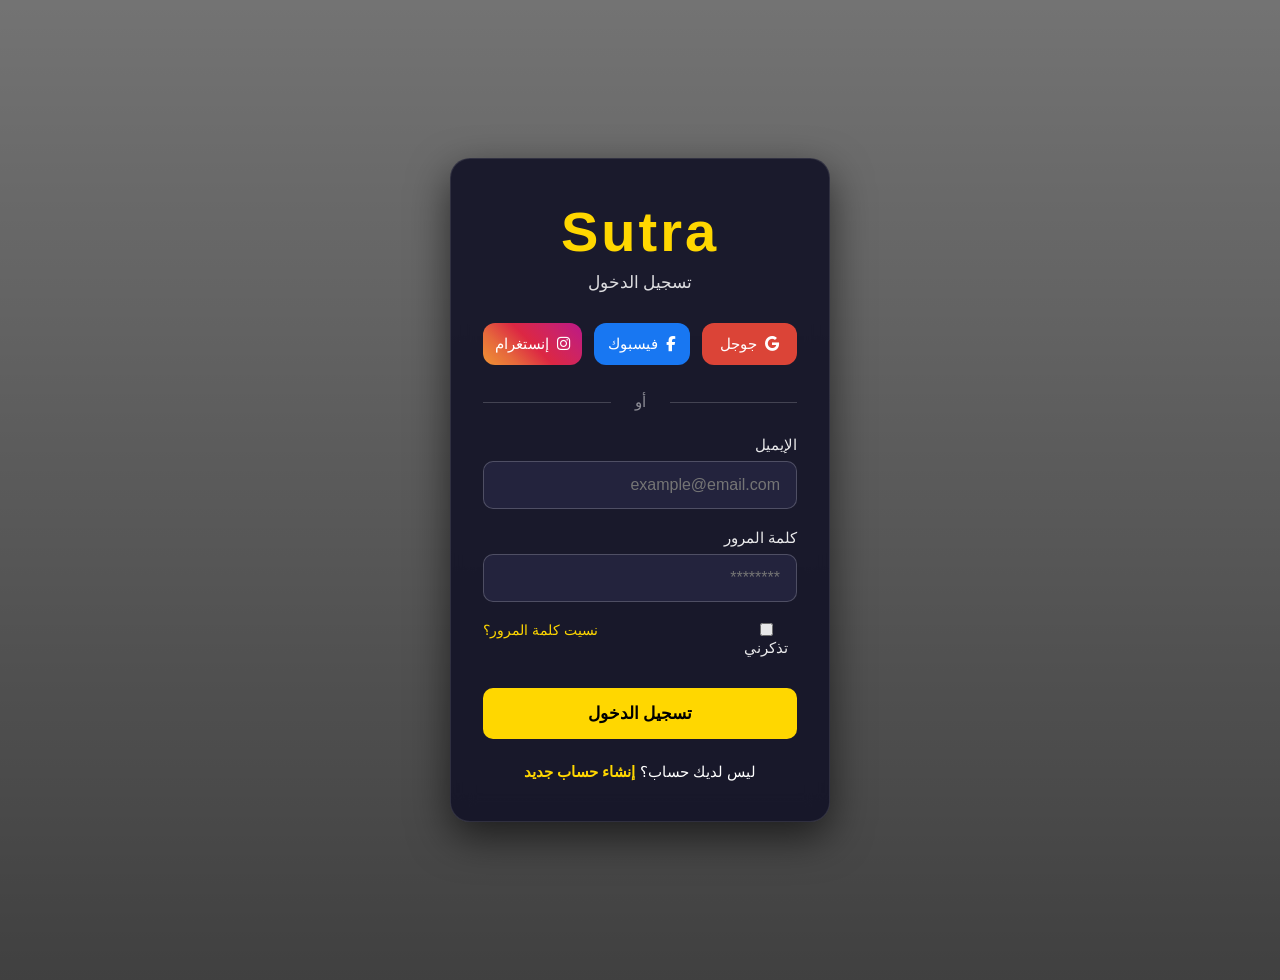
<file: index.html>
<!DOCTYPE html>
<html lang="ar" dir="rtl">
<head>
  <meta charset="UTF-8" />
  <meta name="viewport" content="width=device-width, initial-scale=1.0"/>
  <title>Sutra - تسجيل الدخول</title>
  <link rel="stylesheet" href="https://cdnjs.cloudflare.com/ajax/libs/font-awesome/6.5.0/css/all.min.css"/>
  <link rel="stylesheet" href="style.css"/>
</head>
<body class="dark-mode">

  <div class="container small">
    <div class="auth-box">
      <h1 class="logo">Sutra</h1>
      <p class="subtitle">تسجيل الدخول</p>

      <div class="social-buttons">
        <button class="social-btn google"><i class="fab fa-google"></i> جوجل</button>
        <button class="social-btn facebook"><i class="fab fa-facebook-f"></i> فيسبوك</button>
        <button class="social-btn instagram"><i class="fab fa-instagram"></i> إنستغرام</button>
      </div>

      <div class="divider"><span>أو</span></div>

      <form id="login-form">
        <div class="input-group">
          <label for="login-email">الإيميل</label>
          <input type="email" id="login-email" placeholder="example@email.com" required/>
        </div>
        <div class="input-group">
          <label for="login-password">كلمة المرور</label>
          <input type="password" id="login-password" placeholder="********" required/>
        </div>
        <div class="options">
          <label><input type="checkbox"/> تذكرني</label>
          <a href="#" class="forgot">نسيت كلمة المرور؟</a>
        </div>
        <button type="submit" class="main-btn">تسجيل الدخول</button>
      </form>

      <p class="switch-auth">
        ليس لديك حساب؟ <a href="signup.html">إنشاء حساب جديد</a>
      </p>
    </div>
  </div>

  <script src="script.js"></script>
</body>
</html>
</file>
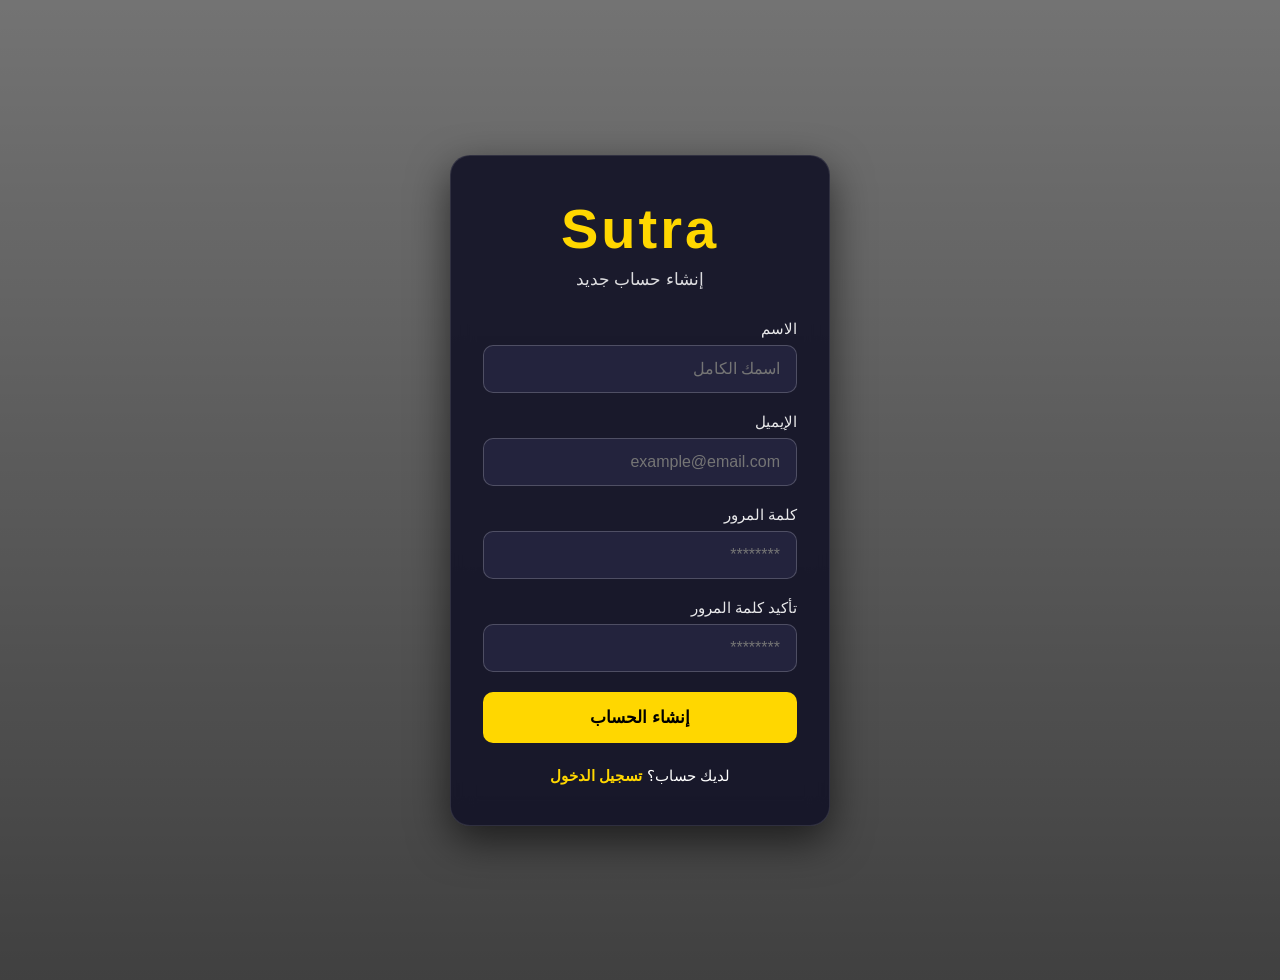
<file: signup.html>
<!DOCTYPE html>
<html lang="ar" dir="rtl">
<head>
  <meta charset="UTF-8" />
  <meta name="viewport" content="width=device-width, initial-scale=1.0"/>
  <title>Sutra - إنشاء حساب</title>
  <link rel="stylesheet" href="https://cdnjs.cloudflare.com/ajax/libs/font-awesome/6.5.0/css/all.min.css"/>
  <link rel="stylesheet" href="style.css"/>
</head>
<body class="dark-mode">

  <div class="container small">
    <div class="auth-box">
      <h1 class="logo">Sutra</h1>
      <p class="subtitle">إنشاء حساب جديد</p>

      <form id="signup-form">
        <div class="input-group">
          <label for="signup-name">الاسم</label>
          <input type="text" id="signup-name" placeholder="اسمك الكامل" required/>
        </div>
        <div class="input-group">
          <label for="signup-email">الإيميل</label>
          <input type="email" id="signup-email" placeholder="example@email.com" required/>
        </div>
        <div class="input-group">
          <label for="signup-password">كلمة المرور</label>
          <input type="password" id="signup-password" placeholder="********" required minlength="6"/>
        </div>
        <div class="input-group">
          <label for="signup-confirm">تأكيد كلمة المرور</label>
          <input type="password" id="signup-confirm" placeholder="********" required/>
        </div>
        <button type="submit" class="main-btn">إنشاء الحساب</button>
      </form>

      <p class="switch-auth">
        لديك حساب؟ <a href="login.html">تسجيل الدخول</a>
      </p>
    </div>
  </div>

  <script src="script.js"></script>
</body>
</html>
</file>
<file: style.css>
* {
  margin: 0;
  padding: 0;
  box-sizing: border-box;
}

body {
  font-family: 'Segoe UI', Tahoma, Geneva, Verdana, sans-serif;
  min-height: 100vh;
  color: #ffffff;
  direction: rtl;

  /* الخلفية اللي بعتها – مانيكانز فساتين وبدل على خلفية داكنة درامية */
  background: linear-gradient(rgba(0, 0, 0, 0.55), rgba(0, 0, 0, 0.75)),
              url('https://thumbs.dreamstime.com/z/mannequins-displaying-elegant-evening-dresses-dark-background-1456.jpg') center center / cover no-repeat fixed !important;

  background-attachment: fixed;
  background-size: cover;
  background-position: center;
  background-repeat: no-repeat;
}

/* باقي الستايل عشان النصوص والعناصر تبقى واضحة */
.container {
  position: relative;
  min-height: 100vh;
  display: flex;
  align-items: center;
  justify-content: center;
  padding: 20px;
  z-index: 1;
}

.container.small {
  max-width: 420px;
  margin: 40px auto;
  padding: 20px;
}

.auth-box,
.profile-box {
  background: rgba(20, 20, 40, 0.92);
  backdrop-filter: blur(12px);
  border-radius: 20px;
  padding: 40px 32px;
  width: 100%;
  max-width: 420px;
  border: 1px solid rgba(255, 255, 255, 0.1);
  box-shadow: 0 15px 40px rgba(0, 0, 0, 0.6);
  text-align: center;
}

.logo {
  font-size: 3.5rem;
  font-weight: 900;
  color: #ffd700;
  margin-bottom: 8px;
  letter-spacing: 3px;
}

.subtitle {
  font-size: 1.05rem;
  opacity: 0.85;
  margin-bottom: 30px;
}

.theme-btn {
  position: fixed;
  top: 20px;
  left: 20px;
  background: rgba(255, 255, 255, 0.15);
  border: none;
  color: white;
  font-size: 1.4rem;
  width: 48px;
  height: 48px;
  border-radius: 50%;
  cursor: pointer;
  z-index: 100;
  transition: all 0.3s;
}

.theme-btn:hover {
  background: rgba(255, 255, 255, 0.3);
  transform: scale(1.1);
}

.social-buttons {
  display: grid;
  grid-template-columns: 1fr 1fr 1fr;
  gap: 12px;
  margin-bottom: 28px;
}

.social-btn {
  padding: 12px;
  border: none;
  border-radius: 12px;
  font-size: 0.95rem;
  cursor: pointer;
  display: flex;
  align-items: center;
  justify-content: center;
  gap: 8px;
  transition: all 0.3s;
  color: white;
}

.google  { background: #DB4437; }
.facebook { background: #1877F2; }
.instagram { background: linear-gradient(45deg, #f09433, #e6683c, #dc2743, #cc2366, #bc1888); }

.social-btn:hover {
  transform: translateY(-3px);
  box-shadow: 0 8px 20px rgba(0, 0, 0, 0.4);
}

.divider {
  display: flex;
  align-items: center;
  margin: 25px 0;
  color: rgba(255, 255, 255, 0.5);
}

.divider span {
  padding: 0 24px;
  font-size: 0.95rem;
}

.divider::before,
.divider::after {
  content: '';
  flex: 1;
  height: 1px;
  background: rgba(255, 255, 255, 0.18);
}

.input-group {
  margin-bottom: 20px;
  text-align: right;
}

label {
  display: block;
  margin-bottom: 7px;
  font-size: 0.95rem;
  opacity: 0.9;
}

input {
  width: 100%;
  padding: 14px 16px;
  border: 1px solid rgba(255, 255, 255, 0.2);
  border-radius: 10px;
  background: rgba(40, 40, 70, 0.7);
  color: white;
  font-size: 1rem;
  transition: all 0.3s;
}

input:focus {
  outline: none;
  border-color: #ffd700;
  box-shadow: 0 0 0 3px rgba(255, 215, 0, 0.2);
}

.options {
  display: flex;
  justify-content: space-between;
  margin: 12px 0 24px;
  font-size: 0.9rem;
}

.options a {
  color: #ffd700;
  text-decoration: none;
}

.options a:hover {
  text-decoration: underline;
}

.main-btn {
  width: 100%;
  padding: 15px;
  background: #ffd700;
  color: #000;
  border: none;
  border-radius: 10px;
  font-size: 1.05rem;
  font-weight: bold;
  cursor: pointer;
  transition: all 0.3s;
}

.main-btn:hover {
  background: #ffea00;
  transform: translateY(-2px);
}

.suggest-btn {
  background: #ffd700;
  color: #000;
}

.switch-auth {
  margin-top: 24px;
  font-size: 0.95rem;
}

.switch-auth a {
  color: #ffd700;
  text-decoration: none;
  font-weight: bold;
}

.switch-auth a:hover {
  text-decoration: underline;
}

.hidden {
  display: none !important;
}

.result {
  margin: 30px 0;
  padding: 20px;
  background: rgba(255, 215, 0, 0.08);
  border-radius: 12px;
  border: 1px solid rgba(255, 215, 0, 0.3);
  font-size: 1.35rem;
  font-weight: bold;
}

.logout {
  margin-top: 30px;
  background: rgba(255, 0, 0, 0.15);
  color: white;
  border: 1px solid rgba(255, 0, 0, 0.4);
}

.logout:hover {
  background: rgba(255, 0, 0, 0.3);
}

@media (max-width: 480px) {
  .social-buttons {
    grid-template-columns: 1fr;
  }
  .auth-box,
  .profile-box {
    padding: 30px 20px;
  }
  .logo {
    font-size: 2.8rem;
  }
}
</file>
